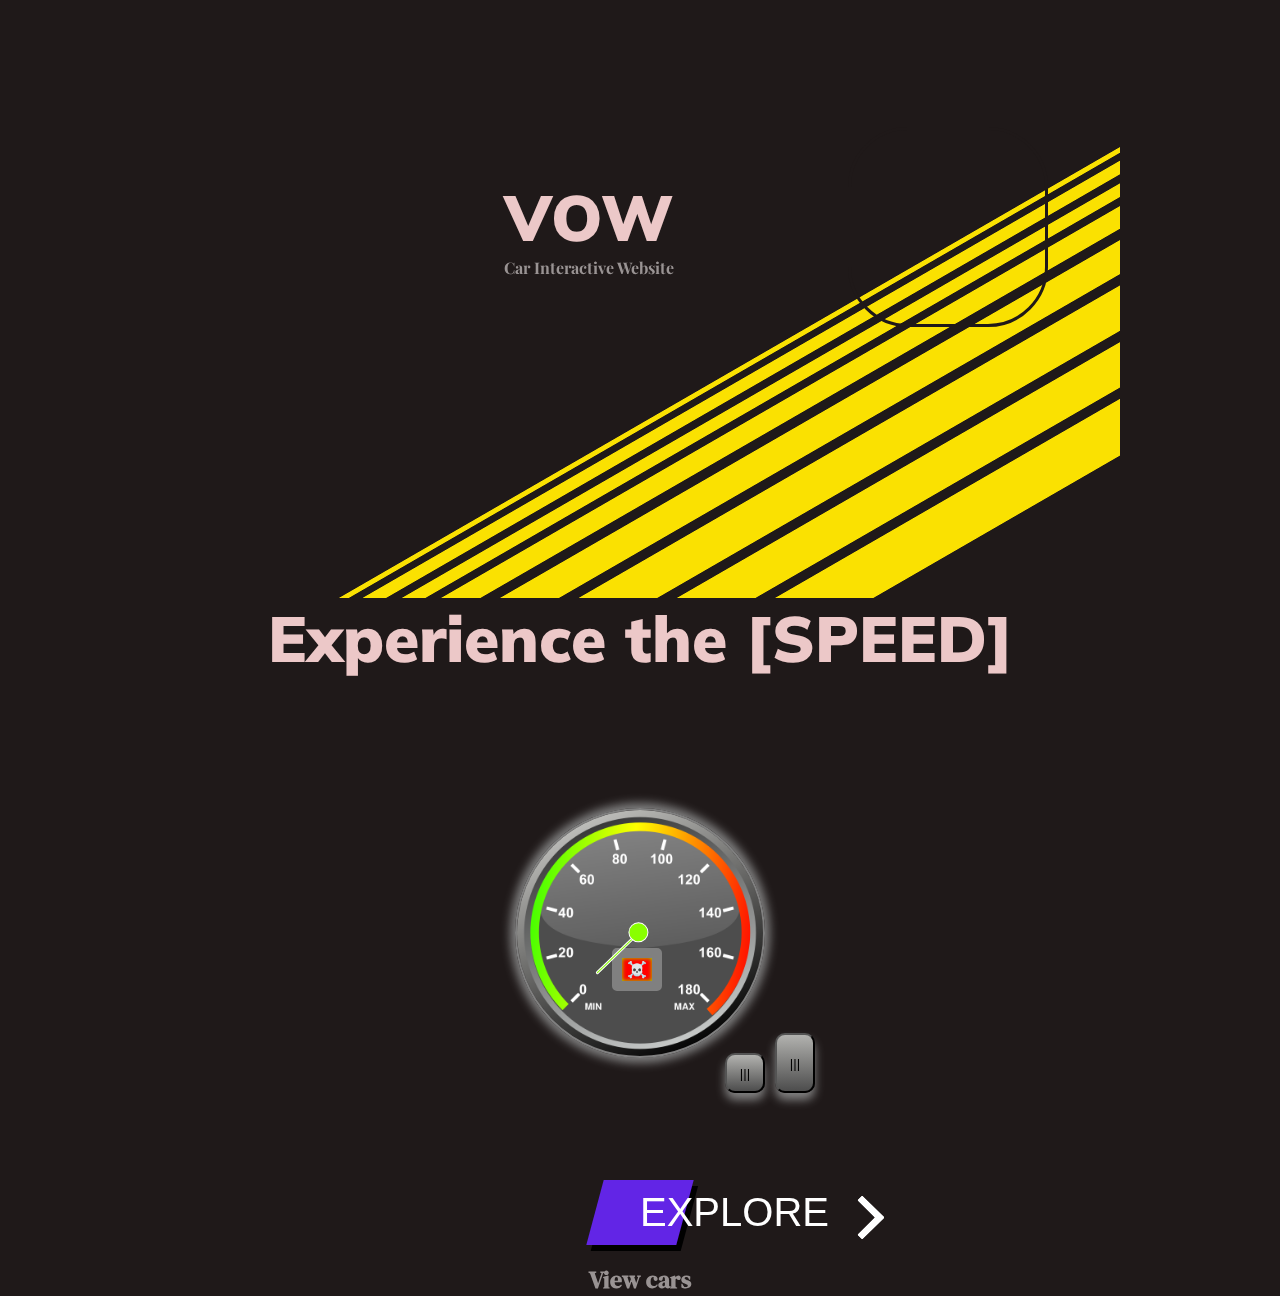
<file: index.html>
<html lang="en">
<head>
      <meta charset="UTF-8">
      <meta name="viewport" content="width=device-width, initial-scale=1.0">
      <title>Document</title>
      <style>
            @import url("https://fonts.googleapis.com/css2?family=DM+Serif+Display:ital@0;1&family=Mulish:ital,wght@0,200..1000;1,200..1000&family=Playfair+Display:ital,wght@0,400..900;1,400..900&family=Work+Sans:ital,wght@0,100..900;1,100..900&display=swap");

:root {
  --dark-color: #1f1919;
  --mid-dark: #fae101;
  --light-color: #ecc8c8;
  --mid-light: #999393;
  --shadow: rgba(0, 0, 0, 0.333);
  --linear-rainbow: linear-gradient(
    to right,#edbfbf,#ec4747,#cb3131,#61795d,#889a4e
  );
  --noise-texture: url(https://i.gyazo.com/a26366e538851a5c569ff648e99b7fd4.png);
  --gif-texture: url(https://media1.giphy.com/media/3oGRFrD8HqAUe5CXIc/source.gif);
}

html,


body {
  display: grid;
  place-items: center;
  background: var(--dark-color);
  background-image: var(--noise-texture);
  background-blend-mode: overlay;
}

h1 {
  margin: 0;
  font-family: "Mulish", sans-serif;
  font-weight: 1000;
  font-size: 64px;
  color: var(--light-color);
}

h2 {
  margin: 0;
  font-family: "Playfair Display", serif;
  font-size: 16px;
  color: var(--mid-light);
}

h3 {
  margin: 0;
  font-family: "DM Serif Display", serif;
  font-size: 24px;
  color: var(--mid-light);
}

p {
  font-family: "Mulish", sans-serif;
  font-weight: 700;
  width: 390px;
  color: var(--mid-light);
}

nav {
  display: flex;
  align-items: center;
  justify-content: end;
  box-sizing: border-box;
  margin: 30px 128px;
  gap: 48px;
  font-size: 16px;
}

a {
  box-sizing: border-box;
  margin: 0;
  padding: 0;
  font-size: 12px;
  font-family: "Mulish", sans-serif;
  color: var(--mid-light);
  font-weight: 400;
  text-decoration: none;
  transition: all 0.2s ease-in-out;
}

a:not(.buy, .buy-cta, .learn) {
  width: 64px;
}

a:hover:not(.buy, .buy-cta, .learn) {
  transition: all 0.2s ease-in-out;
  font-weight: 900;
  text-shadow: 0 0 8px var(--light-color);
}

.scotch-container {
  margin: 0;
  padding: 0;
  display: grid;
  height: 580px;
  width: 960px;
  background-image: linear-gradient(
    150deg,
    var(--dark-color) 60.2%,
    var(--mid-dark) 60.28%,
    var(--mid-dark) 60.7%,
    var(--dark-color) 60.78%,
    var(--dark-color) 61.4%,
    var(--mid-dark) 61.48%,
    var(--mid-dark) 62.6%,
    var(--dark-color) 62.68%,
    var(--dark-color) 63.4%,
    var(--mid-dark) 63.48%,
    var(--mid-dark) 64.6%,
    var(--dark-color) 64.68%,
    var(--dark-color) 65.4%,
    var(--mid-dark) 65.48%,
    var(--mid-dark) 67.4%,
    var(--dark-color) 67.48%,
    var(--dark-color) 68.4%,
    var(--mid-dark) 68.48%,
    var(--mid-dark) 71.4%,
    var(--dark-color) 71.48%,
    var(--dark-color) 72.4%,
    var(--mid-dark) 72.48%,
    var(--mid-dark) 76.4%,
    var(--dark-color) 76.48%,
    var(--dark-color) 77.4%,
    var(--mid-dark) 77.48%,
    var(--mid-dark) 81.4%,
    var(--dark-color) 81.48%,
    var(--dark-color) 82.4%,
    var(--mid-dark) 82.48%,
    var(--mid-dark) 87.4%,
    var(--dark-color) 87.48%
  );
  box-sizing: border-box;
  animation: spawn 2s ease-in-out forwards; 
}

.scotch-container:before {
  content: "";
  display: flex;
  position: absolute;
  background-image: var(--noise-texture);
  height: 580px;
  width: 960px;
  mix-blend-mode: overlay;
  pointer-events: none;
  z-index: 3;
}

.scotch-container:hover:after {
  content: "";
  display: flex;
  position: absolute;
  background-image: var(--gif-texture);
  height: 580px;
  width: 960px;
  background-repeat: no-repeat;
  background-size: cover;
  mix-blend-mode: screen;
  pointer-events: none;
  opacity: 64%;
  z-index: 3;
}

.main-container {
  padding: 0;
  margin: auto;
  display: grid;
  height: 460px;
  gap: 64px;
  place-items: center;
  box-sizing: border-box;
}

.text-container {
  display: flex;
  flex-direction: column;
}

.text-sphere-container {
  display: flex;
  width: 125%;
  gap: 128px;
  align-items: center;
}

.sphere {
  display: grid;
  height: 200px;
  width: 200px;
  background-size: cover;
  background-image: url('https://i.pinimg.com/564x/46/8f/ff/468fff383e2a528d4a98413a9a9642df.jpg');
  border: 3px solid var(--dark-color);
  border-radius: 30%;
  transition: all 0.4s;
  box-shadow: 0px 0px var(--shadow);
}

.sphere:hover {
  scale: 1.1;
  box-shadow: 16px 16px var(--shadow);
  transition: all 0.2s;
}

.buy {
  display: grid;
  place-items: center;
  font-weight: 900;
  border: 1px solid var(--mid-light);
  height: 40px;
  width: 128px;
  transition: all 0.2s;
}

.buy:hover {
  scale: 1.1;
  background: var(--light-color);
  color: var(--dark-color);
  border: 1px solid var(--light-color);
}

.buy-cta {
  display: grid;
  place-items: center;
  color: var(--dark-color);
  font-weight: 900;
  background-image: linear-gradient(
    to right,
    var(--light-color),
    var(--light-color)
  );
  height: 40px;
  width: 200px;
  font-size: 16px;
  transition: all 0.4s;
}

.buy-cta:hover {
  scale: 1.1;
  color: var(--light-color);
  background-image: var(--linear-rainbow);
  transition: all 0.2s;
}

.learn-arrow {
  margin: -40px 0;
  text-align: center;
  transition: all 0.2s;
}

.learn:hover {
  scale: 1.2;
  font-weight: 900;
}

.learn {
  display: grid;
  color: var(--light-color);
  font-family: "Mulish", sans-serif;
  font-weight: 400;
  cursor: pointer;
  font-size: 12px;
  transition: all 0.2s;
}

.arrow {
  margin: -6px;
  padding: 0;
  font-size: 32px;
  color: var(--light-color);
}

@keyframes spawn{
  0%{
    box-shadow: 0 0 0 var(--shadow);
    opacity:0%;
  }
  100%{
    box-shadow: 0 0 32px var(--shadow);
    opacity:100%;
  }
}
*{
            margin: auto;
            padding: auto;
            box-sizing: border-box;
        }
        .box{
            width: 350px;
            height: 350px;
            position: relative;
            margin-top: 80px;
            display: flex;
            justify-content: center;
            align-items: center;
            flex-wrap: nowrap;
        }
        .box #accelerator{
            width: 40px;
            height: 60px;
            position: absolute;
            right: 0;
            bottom: 15px;
            outline: none;
            user-select: none;
            cursor: pointer;
            border-radius: 10px;
            background: linear-gradient(to top, #4d4d4d, #b2b2af);
            box-shadow: 0px 7px 10px 0px gray;
            transition: 0.5s;
        }
        .box #accelerator:active{
            transform-origin: bottom;
            transform: rotateX(30deg);
            box-shadow: 0px 3px 5px 0px gray
        }
        
        .box #brake{
            width: 40px;
            height: 40px;
            position: absolute;
            right: 50px;
            bottom: 15px;
            outline: none;
            user-select: none;
            cursor: pointer;
            border-radius: 10px;
            background: linear-gradient(to top, #4d4d4d, #b2b2af);
            box-shadow: 0px 7px 10px 0px gray;
            transition: 0.2s;
        }
        .box #brake:active{
            transform-origin: bottom;
            transform: rotateX(30deg);
            box-shadow: 0px 3px 5px 0px gray
        }
        #speedometer{
            width: 250px;
            height: 250px;
            border: 2px solid gray;
            border-radius: 50%;
            box-shadow: 0px 0px 10px 5px gray;
            background-image: url("speedometer.png");
            background-size: 100%, 100%;
            background-repeat: no-repeat;
            position: relative;
        }
        #speedometer #needle{
            width: 3px;
            height: 60px;
            border: 1px solid white;
            border-radius: 5px;
            background-color: #89ff00;
            position: absolute;
            top: 25%;
            left: 49%;
            z-index: 111;
            transform-origin: bottom;
            transform: rotate(-134deg);
            transition: 2s;
        }
        #point{
            width: 20px;
            height: 20px;
            position: absolute;
            border: 1px solid white;
            border-radius: 50%;
            bottom: -10px;
            left: -9px;
            background-color: #89ff00;
            transition: 2s;
        }
        #logo{
            align-items: center;
            position: absolute;
            border: 10px solid gray;
            bottom: 65px;
            left: 95px;
            padding: 2px 5px 2px 5px;
            border-radius: 5px;
            font-family: Arial Black;
            color: rgb(0, 0, 0);
            background-color: #ff0000;
            box-shadow: inset 0px 0px 4px 0px #83ff00;
            z-index: 1;
            animation: 0s vibrate linear infinite;
        }
        @keyframes vibrate{
            from{
                left: 97px;
            }
            to{
                left: 95px;
            }
        }
        .learn{
            background-color:red;
            border-radius:20px;
        }
        @import url('https://fonts.googleapis.com/css?family=Poppins:900i');

body {
  height: 100vh;
  justify-content: center;
  align-items: center;
}

.wrapper {
  display: flex;
  justify-content: center;
}

.cta {
    display: flex;
    padding: 10px 45px;
    text-decoration: none;
    font-family: 'Poppins', sans-serif;
    font-size: 40px;
    color: white;
    background: #6225E6;
    transition: 1s;
    box-shadow: 6px 6px 0 black;
    transform: skewX(-15deg);
}

.cta:focus {
   outline: none; 
}

.cta:hover {
    transition: 0.5s;
    box-shadow: 10px 10px 0 #FBC638;
}

.cta span:nth-child(2) {
    transition: 0.5s;
    margin-right: 0px;
}

.cta:hover  span:nth-child(2) {
    transition: 0.5s;
    margin-right: 45px;
}

  span {
    transform: skewX(15deg) 
  }

  span:nth-child(2) {
    width: 20px;
    margin-left: 30px;
    position: relative;
    top: 12%;
  }

path.one {
    transition: 0.4s;
    transform: translateX(-60%);
}

path.two {
    transition: 0.5s;
    transform: translateX(-30%);
}

.cta:hover path.three {
    animation: color_anim 1s infinite 0.2s;
}

.cta:hover path.one {
    transform: translateX(0%);
    animation: color_anim 1s infinite 0.6s;
}

.cta:hover path.two {
    transform: translateX(0%);
    animation: color_anim 1s infinite 0.4s;
}

@keyframes color_anim {
    0% {
        fill: white;
    }
    50% {
        fill: #FBC638;
    }
    100% {
        fill: white;
    }
}
      </style>
</head>
<body>
      <br>
      <div class="scotch-container">
            <div class="main-container">
              <div class="text-sphere-container">
                <div class="text-container">
                  <h1>VOW</h1>
                  <h2>Car Interactive Website</h2>
                </div>
                <a href="#">
                  <div class="sphere"></div>
                </a>
              </div>
              <div class="learn-arrow">
              </div>
            </div>
          </div>
          <h1>Experience the [SPEED]</h1>
    <div class="box">
      <audio id="caraccelerator" loop>
      <source src="car-raise.mp3" type="audio/mpeg">
      </audio>
      
      <audio id="carsound" loop>
      <source src="car-sound.mp3" type="audio/mpeg">
      </audio>
      
      <audio id="carbrake">
      <source src="braking.mp3" type="audio/mpeg">
      </audio>
      
      <button id="accelerator" onmousedown="carAccelerator()" onmouseup="LeaveCarAccelerator()">|||</button>
      
      <button id="brake" onmousedown="carBrake()" onmouseup="LeaveCarBrake()">|||</button>
      
      <div id="speedometer">
      <div id="needle">
          <div id="point"></div>
          </div>
          <div id="logo">☠️</div>
      </div>
      
      </div>
      <script>
      var caraccelerator = document.getElementById("caraccelerator");
          
      var carsound = document.getElementById("carsound"); 
          
      var carbrake = document.getElementById("carbrake");
          
      function carAccelerator(){
      document.getElementById("needle").style.cssText = "transform-origin: bottom; transform: rotate(134deg); background-color:red;";
          
      document.getElementById("point").style.cssText = "background-color:red;";
          
      document.getElementById("logo").style.cssText = "animation: 0.1s vibrate linear infinite;";
          
      caraccelerator.play();
      }
      
          
     function LeaveCarAccelerator(){
      document.getElementById("needle").style.cssText = "transform-origin: bottom; transform: rotate(-134deg); background-color:#89ff00; transition:3s;";
          
      document.getElementById("point").style.cssText = " background-color:#89ff00; transition:3s;";

      document.getElementById("logo").style.cssText = "animation: 0s vibrate linear infinite;";

      caraccelerator.pause();
      caraccelerator.currentTime = 8;
      carsound.play();
      }

      function carBrake(){
      document.getElementById("needle").style.cssText = "transform-origin: bottom; transform: rotate(-135deg); background-color:#89ff00; transition:0.5s;";

      document.getElementById("point").style.cssText = " background-color:#89ff00; transition:0.5s;";

      carbrake.play();
      carsound.pause();
      }

      function LeaveCarBrake(){
      carbrake.pause();
      carbrake.currentTime = 0;
      caraccelerator.currentTime =0;
      }
      </script><br><br><br><br>
<div class="wrapper">
  <a class="cta" href="cars.html">
    <span>EXPLORE</span>
    <span>
      <svg width="66px" height="43px" viewBox="0 0 66 43" version="1.1" xmlns="http://www.w3.org/2000/svg" xmlns:xlink="http://www.w3.org/1999/xlink">
        <g id="arrow" stroke="none" stroke-width="1" fill="none" fill-rule="evenodd">
          <path class="one" d="M40.1543933,3.89485454 L43.9763149,0.139296592 C44.1708311,-0.0518420739 44.4826329,-0.0518571125 44.6771675,0.139262789 L65.6916134,20.7848311 C66.0855801,21.1718824 66.0911863,21.8050225 65.704135,22.1989893 C65.7000188,22.2031791 65.6958657,22.2073326 65.6916762,22.2114492 L44.677098,42.8607841 C44.4825957,43.0519059 44.1708242,43.0519358 43.9762853,42.8608513 L40.1545186,39.1069479 C39.9575152,38.9134427 39.9546793,38.5968729 40.1481845,38.3998695 C40.1502893,38.3977268 40.1524132,38.395603 40.1545562,38.3934985 L56.9937789,21.8567812 C57.1908028,21.6632968 57.193672,21.3467273 57.0001876,21.1497035 C56.9980647,21.1475418 56.9959223,21.1453995 56.9937605,21.1432767 L40.1545208,4.60825197 C39.9574869,4.41477773 39.9546013,4.09820839 40.1480756,3.90117456 C40.1501626,3.89904911 40.1522686,3.89694235 40.1543933,3.89485454 Z" fill="#FFFFFF"></path>
          <path class="two" d="M20.1543933,3.89485454 L23.9763149,0.139296592 C24.1708311,-0.0518420739 24.4826329,-0.0518571125 24.6771675,0.139262789 L45.6916134,20.7848311 C46.0855801,21.1718824 46.0911863,21.8050225 45.704135,22.1989893 C45.7000188,22.2031791 45.6958657,22.2073326 45.6916762,22.2114492 L24.677098,42.8607841 C24.4825957,43.0519059 24.1708242,43.0519358 23.9762853,42.8608513 L20.1545186,39.1069479 C19.9575152,38.9134427 19.9546793,38.5968729 20.1481845,38.3998695 C20.1502893,38.3977268 20.1524132,38.395603 20.1545562,38.3934985 L36.9937789,21.8567812 C37.1908028,21.6632968 37.193672,21.3467273 37.0001876,21.1497035 C36.9980647,21.1475418 36.9959223,21.1453995 36.9937605,21.1432767 L20.1545208,4.60825197 C19.9574869,4.41477773 19.9546013,4.09820839 20.1480756,3.90117456 C20.1501626,3.89904911 20.1522686,3.89694235 20.1543933,3.89485454 Z" fill="#FFFFFF"></path>
          <path class="three" d="M0.154393339,3.89485454 L3.97631488,0.139296592 C4.17083111,-0.0518420739 4.48263286,-0.0518571125 4.67716753,0.139262789 L25.6916134,20.7848311 C26.0855801,21.1718824 26.0911863,21.8050225 25.704135,22.1989893 C25.7000188,22.2031791 25.6958657,22.2073326 25.6916762,22.2114492 L4.67709797,42.8607841 C4.48259567,43.0519059 4.17082418,43.0519358 3.97628526,42.8608513 L0.154518591,39.1069479 C-0.0424848215,38.9134427 -0.0453206733,38.5968729 0.148184538,38.3998695 C0.150289256,38.3977268 0.152413239,38.395603 0.154556228,38.3934985 L16.9937789,21.8567812 C17.1908028,21.6632968 17.193672,21.3467273 17.0001876,21.1497035 C16.9980647,21.1475418 16.9959223,21.1453995 16.9937605,21.1432767 L0.15452076,4.60825197 C-0.0425130651,4.41477773 -0.0453986756,4.09820839 0.148075568,3.90117456 C0.150162624,3.89904911 0.152268631,3.89694235 0.154393339,3.89485454 Z" fill="#FFFFFF"></path>
        </g>
      </svg>
    </span> 
  </a>
</div>
<br><h3>View cars</h3>
</body>
</html>
</file>
